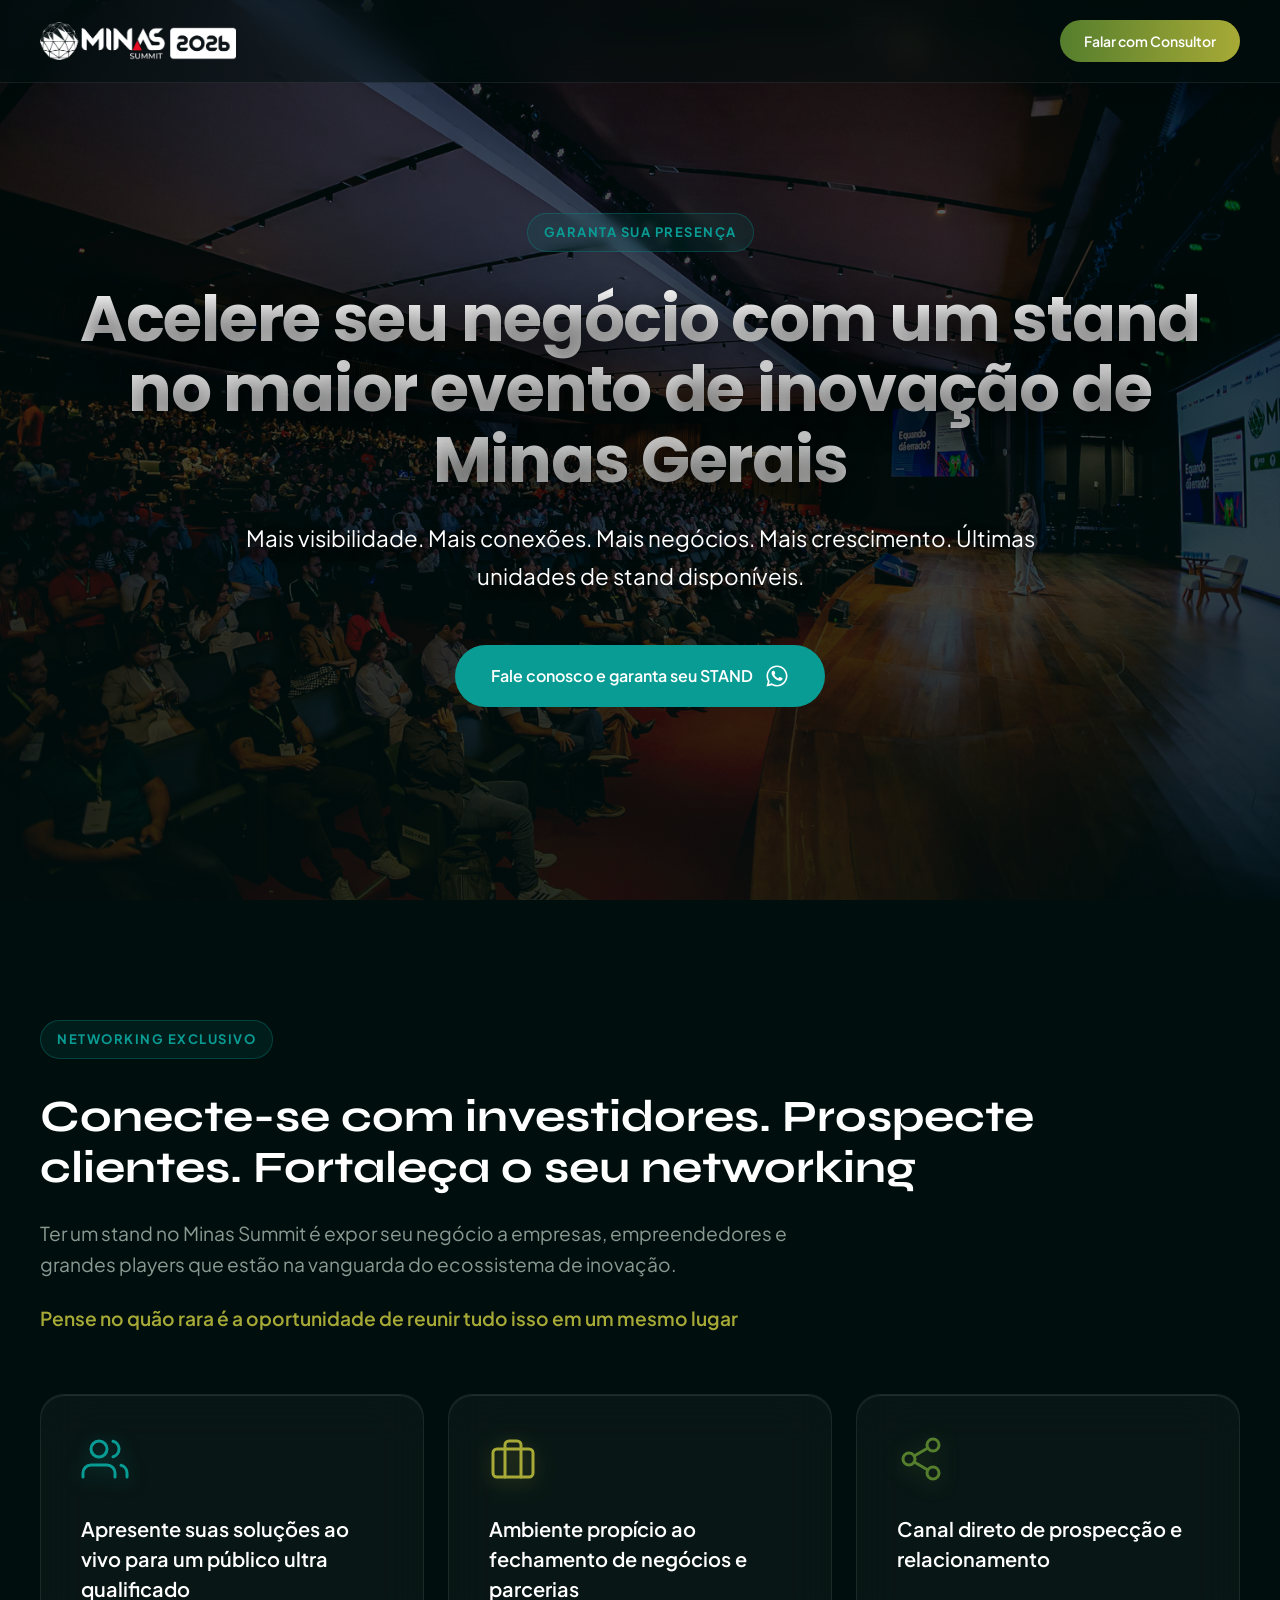
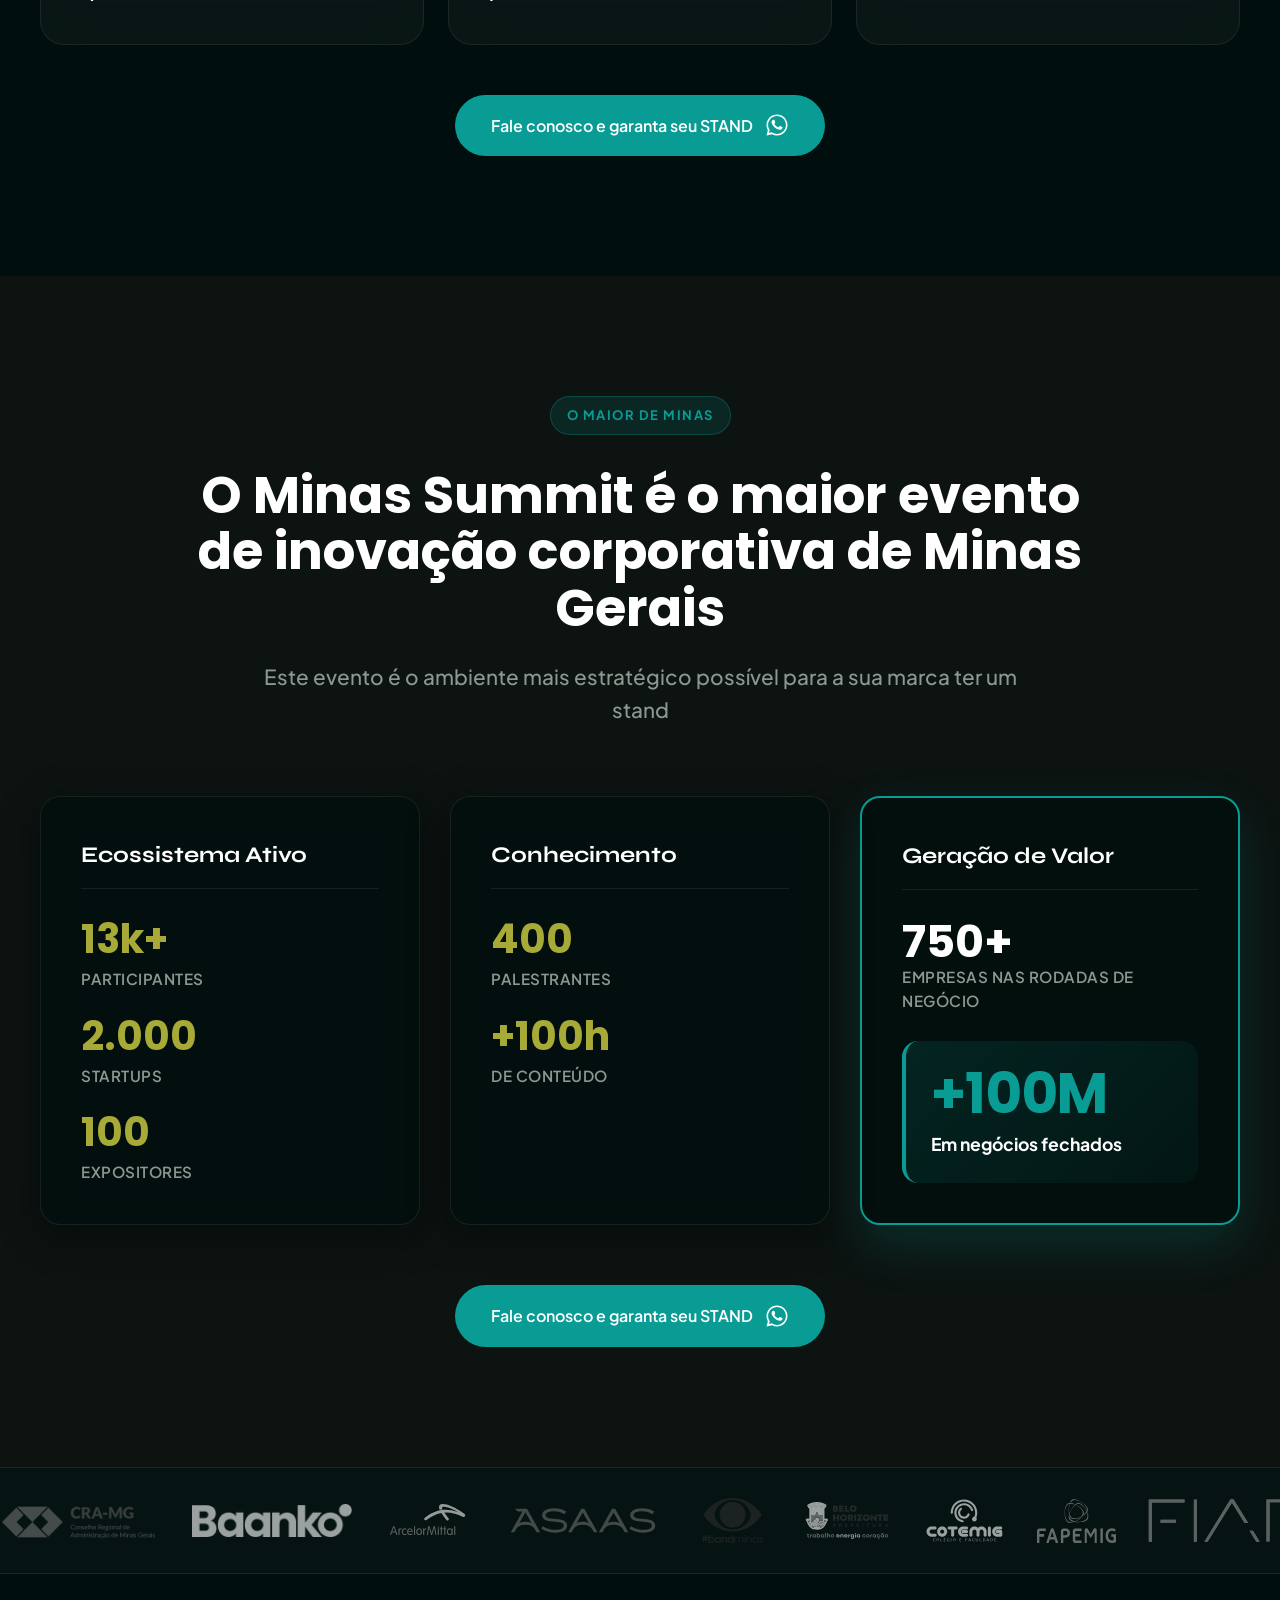
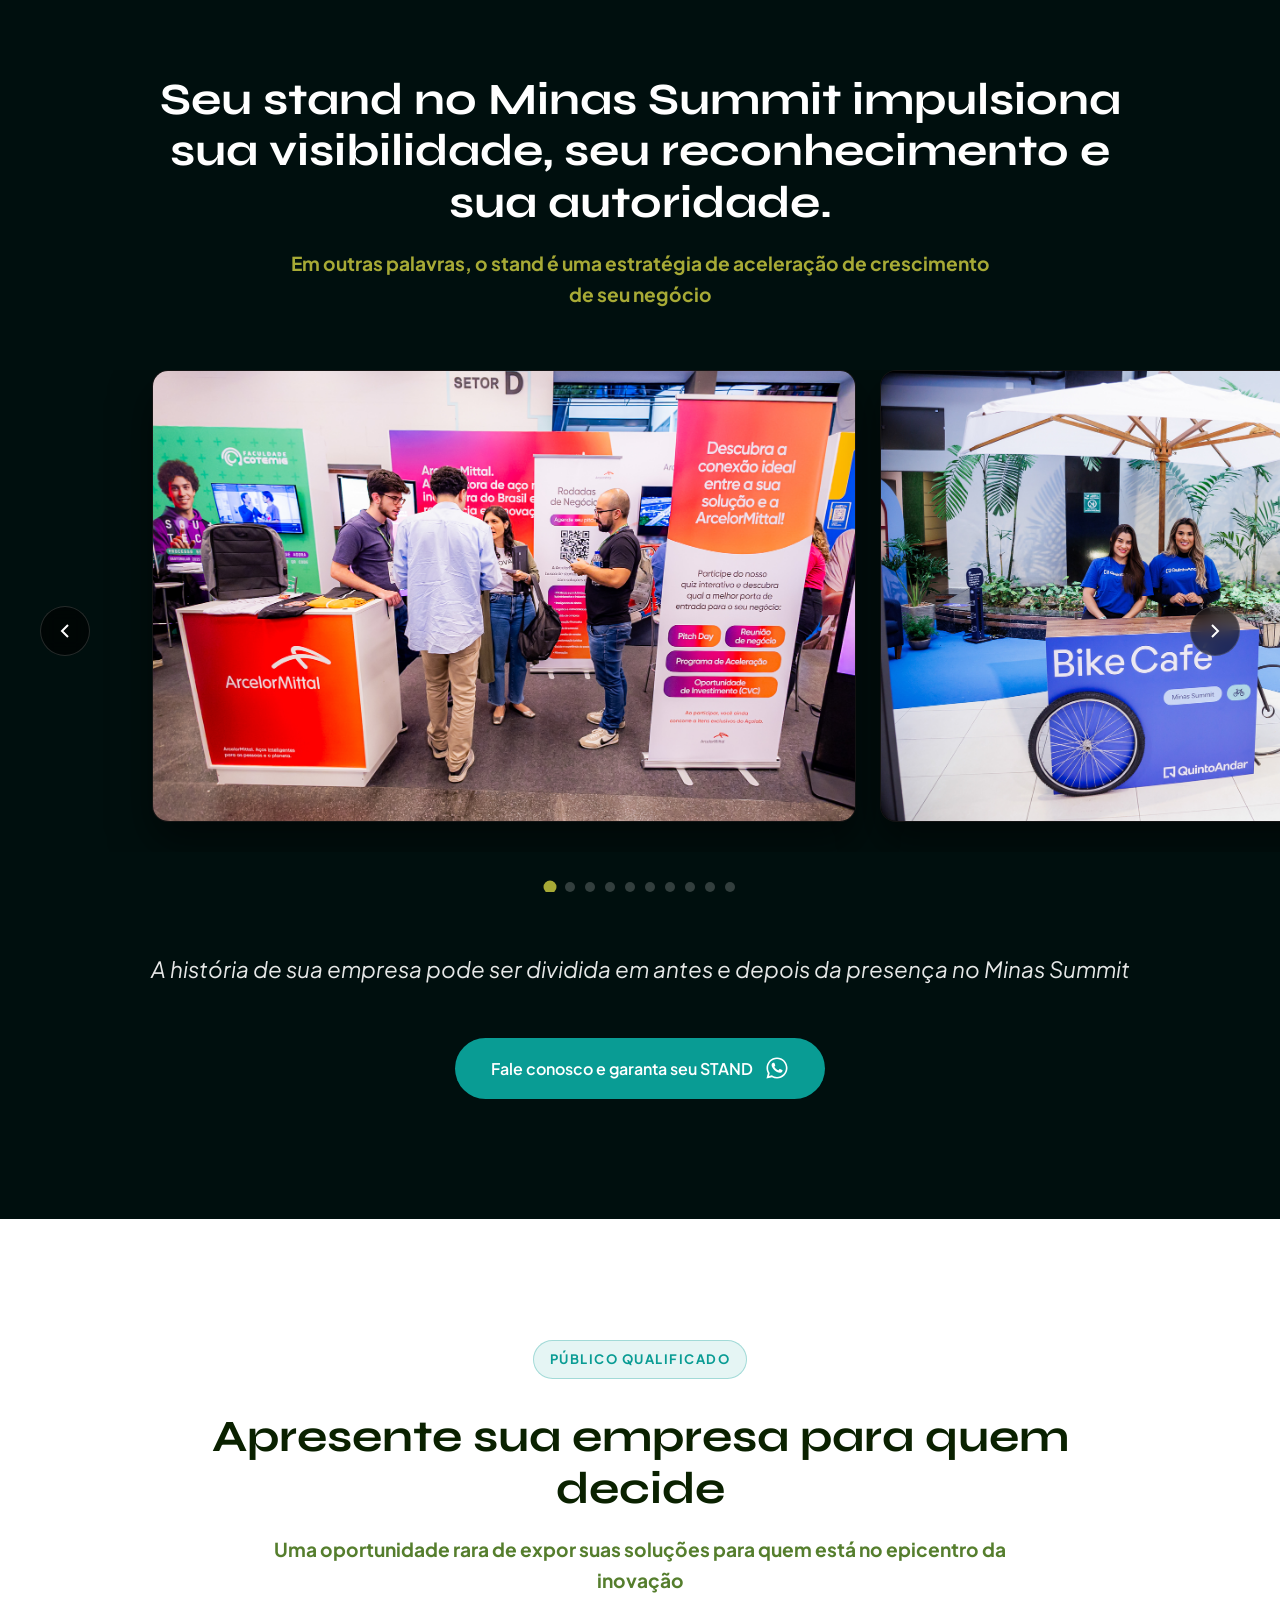
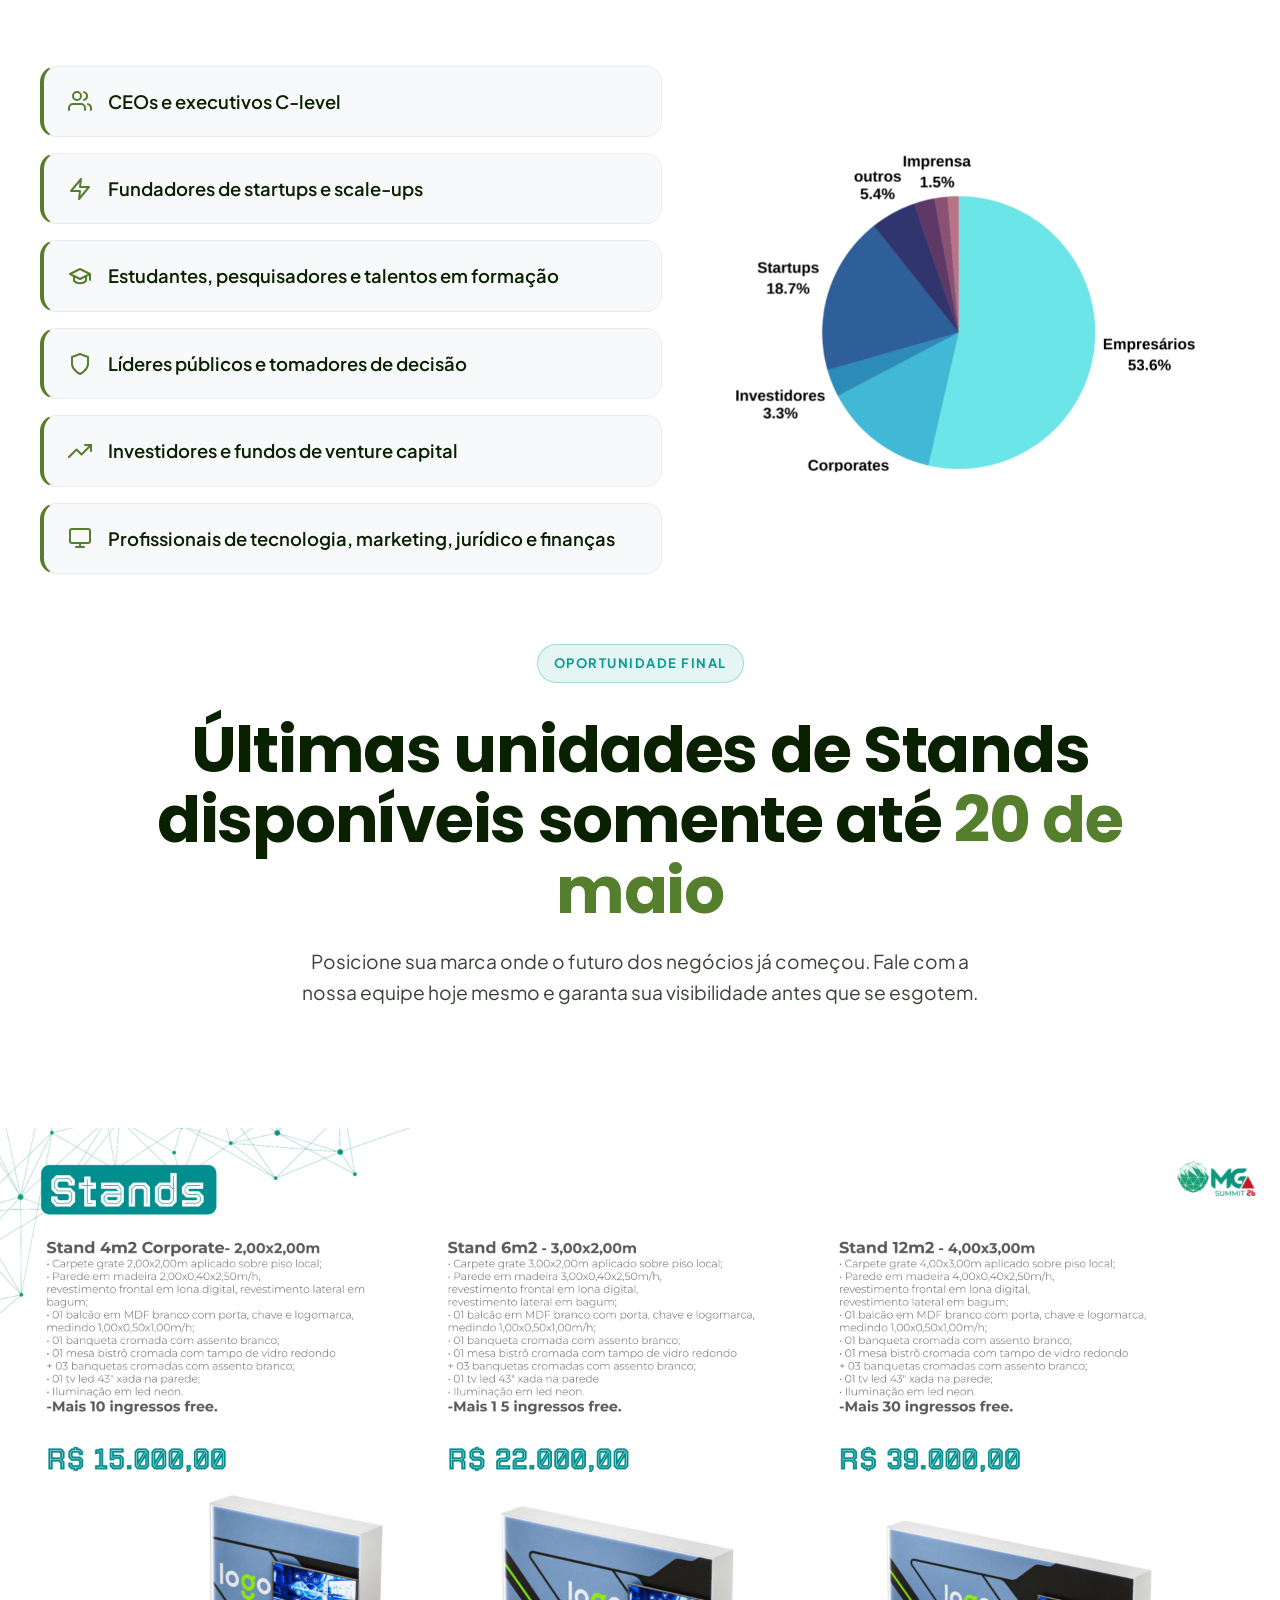
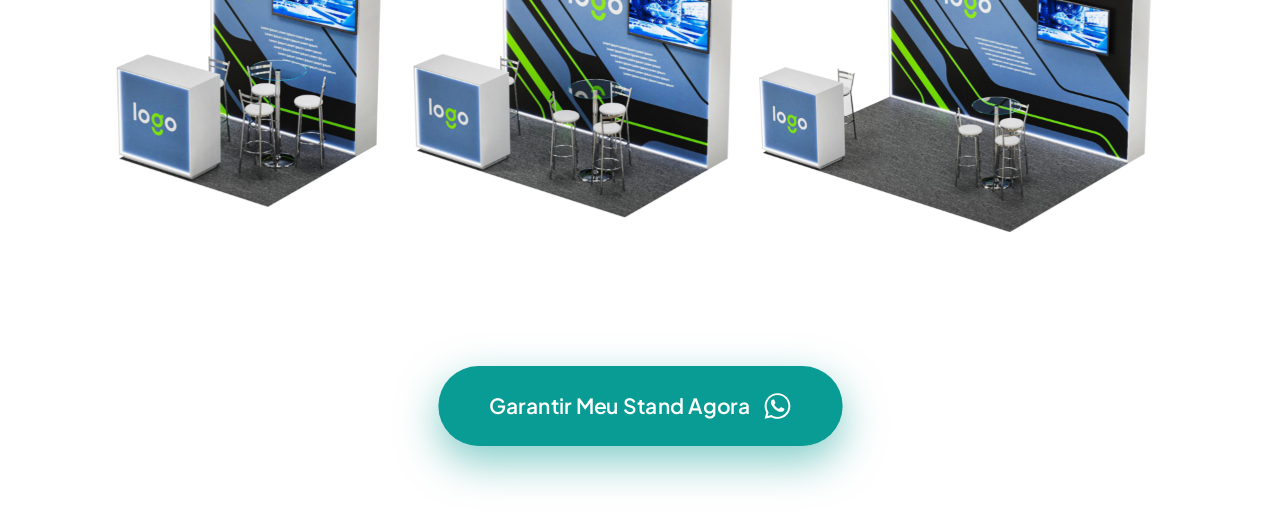
<file: index.html>
<!DOCTYPE html>
<html lang="pt-BR" style="scroll-behavior: smooth;">

<head>
    <!-- Google Tag Manager -->
    <script>(function(w,d,s,l,i){w[l]=w[l]||[];w[l].push({'gtm.start':
    new Date().getTime(),event:'gtm.js'});var f=d.getElementsByTagName(s)[0],
    j=d.createElement(s),dl=l!='dataLayer'?'&l='+l:'';j.async=true;j.src=
    'https://www.googletagmanager.com/gtm.js?id='+i+dl;f.parentNode.insertBefore(j,f);
    })(window,document,'script','dataLayer','GTM-KS6CV959');</script>
    <!-- End Google Tag Manager -->

    <meta charset="UTF-8">
    <meta name="viewport" content="width=device-width, initial-scale=1.0">
    <title>Minas Summit 2026 | Garanta o seu Stand</title>

    <!-- Google Fonts -->
    <link rel="preconnect" href="https://fonts.googleapis.com">
    <link rel="preconnect" href="https://fonts.gstatic.com" crossorigin>
    <link
        href="https://fonts.googleapis.com/css2?family=Plus+Jakarta+Sans:wght@300;400;500;600;700&family=Syne:wght@400;500;600;700;800&family=Poppins:wght@700&display=swap"
        rel="stylesheet">

    <!-- Styles -->
    <link rel="stylesheet" href="css/styles.css">
</head>

<body>
    <!-- Google Tag Manager (noscript) -->
    <noscript><iframe src="https://www.googletagmanager.com/ns.html?id=GTM-KS6CV959"
    height="0" width="0" style="display:none;visibility:hidden"></iframe></noscript>
    <!-- End Google Tag Manager (noscript) -->


    <!-- Magic Cursor Light -->
    <div class="cursor-light" id="cursorLight"></div>

    <!-- Navigation -->
    <nav class="navbar">
        <a href="#" class="nav-logo">
            <img src="assets/img/logo branca.png" alt="Minas Summit">
        </a>
        <a href="https://wa.me/5531997337717" target="_blank" class="nav-btn">Falar com Consultor</a>
    </nav>

    <!-- Hero Section -->
    <section class="hero" id="home">
        <div class="hero-bg"></div>
        <div class="hero-overlay"></div>

        <div class="container">
            <span class="badge">Garanta sua presença</span>
            <h1 class="title-xl">Acelere seu negócio com um stand no maior evento de inovação de Minas Gerais</h1>
            <h2 class="hero-desc">Mais visibilidade. Mais conexões. Mais negócios. Mais crescimento. Últimas unidades de
                stand disponíveis.</h2>

            <div style="margin-top: 10px;">
                <a href="https://wa.me/5531997337717" target="_blank" class="btn-aqua-solid">
                    Fale conosco e garanta seu STAND
                    <svg width="24" height="24" viewBox="0 0 32 32" fill="currentColor"
                        xmlns="http://www.w3.org/2000/svg">
                        <path fill-rule="evenodd" clip-rule="evenodd"
                            d="M16 30C23.732 30 30 23.732 30 16C30 8.26801 23.732 2 16 2C8.26801 2 2 8.26801 2 16C2 18.5109 2.661 20.8674 3.81847 22.905L2 30L9.31486 28.3038C11.3014 29.3854 13.5789 30 16 30ZM16 27.8462C22.5425 27.8462 27.8462 22.5425 27.8462 16C27.8462 9.45755 22.5425 4.15385 16 4.15385C9.45755 4.15385 4.15385 9.45755 4.15385 16C4.15385 18.5261 4.9445 20.8675 6.29184 22.7902L5.23077 26.7692L9.27993 25.7569C11.1894 27.0746 13.5046 27.8462 16 27.8462Z" />
                        <path
                            d="M12.5 9.49989C12.1672 8.83131 11.6565 8.8905 11.1407 8.8905C10.2188 8.8905 8.78125 9.99478 8.78125 12.05C8.78125 13.7343 9.52345 15.578 12.0244 18.3361C14.438 20.9979 17.6094 22.3748 20.2422 22.3279C22.875 22.2811 23.4167 20.0154 23.4167 19.2503C23.4167 18.9112 23.2062 18.742 23.0613 18.696C22.1641 18.2654 20.5093 17.4631 20.1328 17.3124C19.7563 17.1617 19.5597 17.3656 19.4375 17.4765C19.0961 17.8018 18.4193 18.7608 18.1875 18.9765C17.9558 19.1922 17.6103 19.083 17.4665 19.0015C16.9374 18.7892 15.5029 18.1511 14.3595 17.0426C12.9453 15.6718 12.8623 15.2001 12.5959 14.7803C12.3828 14.4444 12.5392 14.2384 12.6172 14.1483C12.9219 13.7968 13.3426 13.254 13.5313 12.9843C13.7199 12.7145 13.5702 12.305 13.4803 12.05C13.0938 10.953 12.7663 10.0347 12.5 9.49989Z" />
                    </svg>
                </a>
            </div>
        </div>
    </section>

    <!-- Seção de Networking -->
    <section id="networking">
        <div class="container">
            <span class="badge">Networking Exclusivo</span>
            <h2 class="title-md">Conecte-se com investidores. Prospecte clientes. Fortaleça o seu networking</h2>

            <p class="subtitle" style="margin-bottom: 24px;">Ter um stand no Minas Summit é expor seu negócio a
                empresas, empreendedores e grandes players que estão na vanguarda do ecossistema de inovação.</p>
            <p class="subtitle" style="color: var(--ms-green-light); font-weight: 600;">Pense no quão rara é a
                oportunidade de reunir tudo isso em um mesmo lugar</p>

            <div class="bento-grid">
                <!-- Card 1 -->
                <div class="bento-item glass-panel">
                    <div style="margin-bottom: 24px;">
                        <svg width="48" height="48" viewBox="0 0 24 24" fill="none" stroke="var(--ms-red)"
                            stroke-width="1.5" stroke-linecap="round" stroke-linejoin="round"
                            style="filter: drop-shadow(0 4px 10px rgba(9,156,148,0.4));">
                            <path d="M17 21v-2a4 4 0 0 0-4-4H5a4 4 0 0 0-4 4v2" />
                            <circle cx="9" cy="7" r="4" />
                            <path d="M23 21v-2a4 4 0 0 0-3-3.87" />
                            <path d="M16 3.13a4 4 0 0 1 0 7.75" />
                        </svg>
                    </div>
                    <h3
                        style="font-family: var(--font-body); font-size: 1.25rem; color: var(--ms-white); line-height: 1.5; font-weight: 600;">
                        Apresente suas soluções ao vivo para um público ultra qualificado</h3>
                </div>

                <!-- Card 2 -->
                <div class="bento-item glass-panel" style="transition-delay: 0.1s;">
                    <div style="margin-bottom: 24px;">
                        <svg width="48" height="48" viewBox="0 0 24 24" fill="none" stroke="var(--ms-green-light)"
                            stroke-width="1.5" stroke-linecap="round" stroke-linejoin="round"
                            style="filter: drop-shadow(0 4px 10px rgba(167,170,54,0.4));">
                            <rect x="2" y="7" width="20" height="14" rx="2" ry="2" />
                            <path d="M16 21V5a2 2 0 0 0-2-2h-4a2 2 0 0 0-2 2v16" />
                        </svg>
                    </div>
                    <h3
                        style="font-family: var(--font-body); font-size: 1.25rem; color: var(--ms-white); line-height: 1.5; font-weight: 600;">
                        Ambiente propício ao fechamento de negócios e parcerias</h3>
                </div>

                <!-- Card 3 -->
                <div class="bento-item glass-panel" style="transition-delay: 0.2s;">
                    <div style="margin-bottom: 24px;">
                        <svg width="48" height="48" viewBox="0 0 24 24" fill="none" stroke="var(--ms-green-mid)"
                            stroke-width="1.5" stroke-linecap="round" stroke-linejoin="round"
                            style="filter: drop-shadow(0 4px 10px rgba(85,126,45,0.4));">
                            <circle cx="18" cy="5" r="3" />
                            <circle cx="6" cy="12" r="3" />
                            <circle cx="18" cy="19" r="3" />
                            <line x1="8.59" y1="13.51" x2="15.42" y2="17.49" />
                            <line x1="15.41" y1="6.51" x2="8.59" y2="10.49" />
                        </svg>
                    </div>
                    <h3
                        style="font-family: var(--font-body); font-size: 1.25rem; color: var(--ms-white); line-height: 1.5; font-weight: 600;">
                        Canal direto de prospecção e relacionamento</h3>
                </div>
            </div>

            <div style="margin-top: 50px; text-align: center;">
                <a href="https://wa.me/5531997337717" target="_blank" class="btn-aqua-solid">
                    Fale conosco e garanta seu STAND
                    <svg width="24" height="24" viewBox="0 0 32 32" fill="currentColor"
                        xmlns="http://www.w3.org/2000/svg">
                        <path fill-rule="evenodd" clip-rule="evenodd"
                            d="M16 30C23.732 30 30 23.732 30 16C30 8.26801 23.732 2 16 2C8.26801 2 2 8.26801 2 16C2 18.5109 2.661 20.8674 3.81847 22.905L2 30L9.31486 28.3038C11.3014 29.3854 13.5789 30 16 30ZM16 27.8462C22.5425 27.8462 27.8462 22.5425 27.8462 16C27.8462 9.45755 22.5425 4.15385 16 4.15385C9.45755 4.15385 4.15385 9.45755 4.15385 16C4.15385 18.5261 4.9445 20.8675 6.29184 22.7902L5.23077 26.7692L9.27993 25.7569C11.1894 27.0746 13.5046 27.8462 16 27.8462Z" />
                        <path
                            d="M12.5 9.49989C12.1672 8.83131 11.6565 8.8905 11.1407 8.8905C10.2188 8.8905 8.78125 9.99478 8.78125 12.05C8.78125 13.7343 9.52345 15.578 12.0244 18.3361C14.438 20.9979 17.6094 22.3748 20.2422 22.3279C22.875 22.2811 23.4167 20.0154 23.4167 19.2503C23.4167 18.9112 23.2062 18.742 23.0613 18.696C22.1641 18.2654 20.5093 17.4631 20.1328 17.3124C19.7563 17.1617 19.5597 17.3656 19.4375 17.4765C19.0961 17.8018 18.4193 18.7608 18.1875 18.9765C17.9558 19.1922 17.6103 19.083 17.4665 19.0015C16.9374 18.7892 15.5029 18.1511 14.3595 17.0426C12.9453 15.6718 12.8623 15.2001 12.5959 14.7803C12.3828 14.4444 12.5392 14.2384 12.6172 14.1483C12.9219 13.7968 13.3426 13.254 13.5313 12.9843C13.7199 12.7145 13.5702 12.305 13.4803 12.05C13.0938 10.953 12.7663 10.0347 12.5 9.49989Z" />
                    </svg>
                </a>
            </div>
        </div>
    </section>

    <!-- Seção O Grande Evento (Parallax) -->
    <section id="evento"
        style="position: relative; background-image: url('assets/img/stand-1.jpeg'); background-attachment: fixed; background-size: cover; background-position: center; padding: 120px 0;">
        <div
            style="position: absolute; top:0; left:0; width:100%; height:100%; background: rgba(15, 20, 18, 0.85); z-index: 1;">
        </div>

        <div class="container" style="position: relative; z-index: 2;">
            <div style="text-align: center; margin-bottom: 70px;">
                <span class="badge"
                    style="background: rgba(9, 156, 148, 0.15); border-color: rgba(9, 156, 148, 0.3); color: var(--ms-red);">O
                    Maior de Minas</span>
                <h1
                    style="font-family: var(--font-display); font-size: clamp(2.5rem, 4vw, 3.5rem); font-weight: 700; color: var(--ms-white); margin-bottom: 24px; max-width: 900px; margin-left: auto; margin-right: auto; line-height: 1.1;">
                    O Minas Summit é o maior evento de inovação corporativa de Minas Gerais</h1>
                <h2
                    style="font-size: clamp(1.1rem, 2vw, 1.3rem); color: var(--text-muted); max-width: 800px; margin: 0 auto; line-height: 1.6; font-weight: 500;">
                    Este evento é o ambiente mais estratégico possível para a sua marca ter um stand</h2>
            </div>

            <div class="cards-grid-3">
                <!-- Card 1: Ecossistema -->
                <div style="background: rgba(0, 15, 14, 0.7); backdrop-filter: blur(16px); -webkit-backdrop-filter: blur(16px); border: 1px solid rgba(255,255,255,0.08); border-radius: 20px; padding: 40px; box-shadow: 0 10px 40px rgba(0,0,0,0.4); transition: transform 0.3s;"
                    onmouseover="this.style.transform='translateY(-5px)'"
                    onmouseout="this.style.transform='translateY(0)'">
                    <h3
                        style="font-family: var(--font-heading); font-size: 1.4rem; color: var(--ms-white); margin-bottom: 30px; padding-bottom: 15px; border-bottom: 1px solid rgba(255,255,255,0.08);">
                        Ecossistema Ativo</h3>
                    <div style="display: flex; flex-direction: column; gap: 24px;">
                        <div>
                            <div class="stat-number">13k+</div>
                            <div class="stat-label">Participantes</div>
                        </div>
                        <div>
                            <div class="stat-number">2.000</div>
                            <div class="stat-label">Startups</div>
                        </div>
                        <div>
                            <div class="stat-number">100</div>
                            <div class="stat-label">Expositores</div>
                        </div>
                    </div>
                </div>

                <!-- Card 2: Conteúdo -->
                <div style="background: rgba(0, 15, 14, 0.7); backdrop-filter: blur(16px); -webkit-backdrop-filter: blur(16px); border: 1px solid rgba(255,255,255,0.08); border-radius: 20px; padding: 40px; box-shadow: 0 10px 40px rgba(0,0,0,0.4); transition: transform 0.3s;"
                    onmouseover="this.style.transform='translateY(-5px)'"
                    onmouseout="this.style.transform='translateY(0)'">
                    <h3
                        style="font-family: var(--font-heading); font-size: 1.4rem; color: var(--ms-white); margin-bottom: 30px; padding-bottom: 15px; border-bottom: 1px solid rgba(255,255,255,0.08);">
                        Conhecimento</h3>
                    <div style="display: flex; flex-direction: column; gap: 24px;">
                        <div>
                            <div class="stat-number">400</div>
                            <div class="stat-label">Palestrantes</div>
                        </div>
                        <div>
                            <div class="stat-number">+100h</div>
                            <div class="stat-label">De conteúdo</div>
                        </div>
                    </div>
                </div>

                <!-- Card 3: Resultados -->
                <div style="background: rgba(0, 15, 14, 0.85); border: 2px solid var(--ms-red); border-radius: 20px; padding: 40px; box-shadow: 0 20px 50px rgba(9, 156, 148, 0.2); transition: transform 0.3s; display: flex; flex-direction: column;"
                    onmouseover="this.style.transform='translateY(-5px)'"
                    onmouseout="this.style.transform='translateY(0)'">
                    <h3
                        style="font-family: var(--font-heading); font-size: 1.4rem; color: var(--ms-white); margin-bottom: 30px; padding-bottom: 15px; border-bottom: 1px solid rgba(255,255,255,0.08);">
                        Geração de Valor</h3>
                    <div style="display: flex; flex-direction: column; gap: 24px; flex-grow: 1;">
                        <div>
                            <div
                                style="font-family: var(--font-display); font-size: 2.8rem; font-weight: 700; color: var(--ms-white); line-height: 1;">
                                750+</div>
                            <div class="stat-label">Empresas nas rodadas de negócio</div>
                        </div>
                        <div
                            style="margin-top: auto; background: linear-gradient(135deg, rgba(9, 156, 148, 0.15) 0%, rgba(9, 156, 148, 0.05) 100%); padding: 25px; border-radius: 16px; border-left: 4px solid var(--ms-red);">
                            <div
                                style="font-family: var(--font-display); font-size: 3.5rem; font-weight: 700; color: var(--ms-red); line-height: 1; letter-spacing: -1px;">
                                +100M</div>
                            <div style="font-size: 1.1rem; font-weight: 700; color: var(--ms-white); margin-top: 8px;">
                                Em negócios fechados</div>
                        </div>
                    </div>
                </div>
            </div>

            <div style="margin-top: 60px; text-align: center;">
                <a href="https://wa.me/5531997337717" target="_blank" class="btn-aqua-solid">
                    Fale conosco e garanta seu STAND
                    <svg width="24" height="24" viewBox="0 0 32 32" fill="currentColor"
                        xmlns="http://www.w3.org/2000/svg">
                        <path fill-rule="evenodd" clip-rule="evenodd"
                            d="M16 30C23.732 30 30 23.732 30 16C30 8.26801 23.732 2 16 2C8.26801 2 2 8.26801 2 16C2 18.5109 2.661 20.8674 3.81847 22.905L2 30L9.31486 28.3038C11.3014 29.3854 13.5789 30 16 30ZM16 27.8462C22.5425 27.8462 27.8462 22.5425 27.8462 16C27.8462 9.45755 22.5425 4.15385 16 4.15385C9.45755 4.15385 4.15385 9.45755 4.15385 16C4.15385 18.5261 4.9445 20.8675 6.29184 22.7902L5.23077 26.7692L9.27993 25.7569C11.1894 27.0746 13.5046 27.8462 16 27.8462Z" />
                        <path
                            d="M12.5 9.49989C12.1672 8.83131 11.6565 8.8905 11.1407 8.8905C10.2188 8.8905 8.78125 9.99478 8.78125 12.05C8.78125 13.7343 9.52345 15.578 12.0244 18.3361C14.438 20.9979 17.6094 22.3748 20.2422 22.3279C22.875 22.2811 23.4167 20.0154 23.4167 19.2503C23.4167 18.9112 23.2062 18.742 23.0613 18.696C22.1641 18.2654 20.5093 17.4631 20.1328 17.3124C19.7563 17.1617 19.5597 17.3656 19.4375 17.4765C19.0961 17.8018 18.4193 18.7608 18.1875 18.9765C17.9558 19.1922 17.6103 19.083 17.4665 19.0015C16.9374 18.7892 15.5029 18.1511 14.3595 17.0426C12.9453 15.6718 12.8623 15.2001 12.5959 14.7803C12.3828 14.4444 12.5392 14.2384 12.6172 14.1483C12.9219 13.7968 13.3426 13.254 13.5313 12.9843C13.7199 12.7145 13.5702 12.305 13.4803 12.05C13.0938 10.953 12.7663 10.0347 12.5 9.49989Z" />
                    </svg>
                </a>
            </div>
        </div>
    </section>

    <!-- Seção Benefícios & Galeria de Stands -->
    <section id="autoridade" style="padding-top: 0; padding-bottom: 120px;">
        <div class="marquee-track">
            <div class="marquee-content">
                <img src="assets/img/logos/CRAMG.png" alt="CRAMG" class="logo-item">
                <img src="assets/img/logos/Group-214.png" alt="Group 214" class="logo-item invert">
                <img src="assets/img/logos/arcelormittal-logo.svg" alt="ArcelorMittal" class="logo-item">
                <img src="assets/img/logos/asaas.svg" alt="Asaas" class="logo-item">
                <img src="assets/img/logos/band-minas-v2.webp" alt="Band Minas" class="logo-item">
                <img src="assets/img/logos/bh-prefeitur.svg" alt="BH Prefeitura" class="logo-item">
                <img src="assets/img/logos/colegio-cotemig.svg" alt="Colegio Cotemig" class="logo-item">
                <img src="assets/img/logos/fapemig.svg" alt="Fapemig" class="logo-item">
                <img src="assets/img/logos/fiap.svg" alt="Fiap" class="logo-item">
                <img src="assets/img/logos/flash.svg" alt="Flash" class="logo-item">
                <img src="assets/img/logos/grant-thornton.webp" alt="Grant Thornton" class="logo-item invert">
                <img src="assets/img/logos/ibmec.svg" alt="Ibmec" class="logo-item">
                <img src="assets/img/logos/logo-amm.webp" alt="Logo AMM" class="logo-item">
                <img src="assets/img/logos/logo-framework-mobile.svg" alt="Framework Mobile" class="logo-item">
                <img src="assets/img/logos/logo-yazo.webp" alt="Logo Yazo" class="logo-item">
                <img src="assets/img/logos/logo_banco_mercantil.svg" alt="Banco Mercantil" class="logo-item">
                <img src="assets/img/logos/logo_governo-de-minas_horizontal_rgb_negativa_2025_0.png.webp" alt="Governo de Minas" class="logo-item invert">
                <img src="assets/img/logos/mmf-advogados.svg" alt="MMF Advogados" class="logo-item">
                <img src="assets/img/logos/pbh-ativos.png" alt="PBH Ativos" class="logo-item invert">
                <img src="assets/img/logos/quintoandar.svg" alt="QuintoAndar" class="logo-item invert">
                <img src="assets/img/logos/sap.svg" alt="SAP" class="logo-item">
                <img src="assets/img/logos/tial-logo.svg" alt="Tial" class="logo-item">
                <img src="assets/img/logos/totvs.svg" alt="Totvs" class="logo-item">
                <img src="assets/img/logos/v4.svg" alt="V4" class="logo-item">
            </div>
            <div class="marquee-content" aria-hidden="true">
                <img src="assets/img/logos/CRAMG.png" alt="CRAMG" class="logo-item">
                <img src="assets/img/logos/Group-214.png" alt="Group 214" class="logo-item invert">
                <img src="assets/img/logos/arcelormittal-logo.svg" alt="ArcelorMittal" class="logo-item">
                <img src="assets/img/logos/asaas.svg" alt="Asaas" class="logo-item">
                <img src="assets/img/logos/band-minas-v2.webp" alt="Band Minas" class="logo-item">
                <img src="assets/img/logos/bh-prefeitur.svg" alt="BH Prefeitura" class="logo-item">
                <img src="assets/img/logos/colegio-cotemig.svg" alt="Colegio Cotemig" class="logo-item">
                <img src="assets/img/logos/fapemig.svg" alt="Fapemig" class="logo-item">
                <img src="assets/img/logos/fiap.svg" alt="Fiap" class="logo-item">
                <img src="assets/img/logos/flash.svg" alt="Flash" class="logo-item">
                <img src="assets/img/logos/grant-thornton.webp" alt="Grant Thornton" class="logo-item invert">
                <img src="assets/img/logos/ibmec.svg" alt="Ibmec" class="logo-item">
                <img src="assets/img/logos/logo-amm.webp" alt="Logo AMM" class="logo-item">
                <img src="assets/img/logos/logo-framework-mobile.svg" alt="Framework Mobile" class="logo-item">
                <img src="assets/img/logos/logo-yazo.webp" alt="Logo Yazo" class="logo-item">
                <img src="assets/img/logos/logo_banco_mercantil.svg" alt="Banco Mercantil" class="logo-item">
                <img src="assets/img/logos/logo_governo-de-minas_horizontal_rgb_negativa_2025_0.png.webp" alt="Governo de Minas" class="logo-item invert">
                <img src="assets/img/logos/mmf-advogados.svg" alt="MMF Advogados" class="logo-item">
                <img src="assets/img/logos/pbh-ativos.png" alt="PBH Ativos" class="logo-item invert">
                <img src="assets/img/logos/quintoandar.svg" alt="QuintoAndar" class="logo-item invert">
                <img src="assets/img/logos/sap.svg" alt="SAP" class="logo-item">
                <img src="assets/img/logos/tial-logo.svg" alt="Tial" class="logo-item">
                <img src="assets/img/logos/totvs.svg" alt="Totvs" class="logo-item">
                <img src="assets/img/logos/v4.svg" alt="V4" class="logo-item">
            </div>
        </div>

        <div class="container" style="text-align: center; margin-top: 100px;">
            <h1 class="title-md" style="font-size: clamp(2rem, 3.5vw, 3rem); max-width: 1000px; margin: 0 auto 20px;">
                Seu stand no Minas Summit impulsiona sua visibilidade, seu reconhecimento e sua&nbsp;autoridade.
            </h1>
            <h2 class="subtitle" style="margin: 0 auto; max-width: 700px; color: var(--ms-green-light);">
                Em outras palavras, o stand é uma estratégia de aceleração de crescimento de seu negócio
            </h2>
        </div>

        <div class="stand-carousel-wrapper">
            <div class="slider-controls">
                <button class="control-btn" id="prevSlide">
                    <svg width="24" height="24" fill="none" stroke="currentColor" stroke-width="2" viewBox="0 0 24 24">
                        <path d="M15 18l-6-6 6-6" />
                    </svg>
                </button>
                <button class="control-btn" id="nextSlide">
                    <svg width="24" height="24" fill="none" stroke="currentColor" stroke-width="2" viewBox="0 0 24 24">
                        <path d="M9 18l6-6-6-6" />
                    </svg>
                </button>
            </div>
            <div class="stand-carousel">
                <div style="flex: 0 0 10vw; min-width: 10px;"></div>
                <div class="stand-slide"><img src="assets/img/stands/stand-acelor.jpg" alt="Acelor no Minas Summit">
                </div>
                <div class="stand-slide"><img src="assets/img/stands/stand-bikecafe.jpg" alt="BikeCafe Stand"></div>
                <div class="stand-slide"><img src="assets/img/stands/stand-casas.jpg" alt="Casas Stand"></div>
                <div class="stand-slide"><img src="assets/img/stands/stand-fredzak.jpg" alt="Fredzak Stand"></div>
                <div class="stand-slide"><img src="assets/img/stands/stand-grant.jpg" alt="Grant Stand"></div>
                <div class="stand-slide"><img src="assets/img/stands/stand-hole.jpg" alt="Hole Stand"></div>
                <div class="stand-slide"><img src="assets/img/stands/stand-mercantil.jpg" alt="Banco Mercantil Stand">
                </div>
                <div class="stand-slide"><img src="assets/img/stands/stand-quintoandar.jpg" alt="QuintoAndar Stand">
                </div>
                <div class="stand-slide"><img src="assets/img/stands/stand-tial.jpg" alt="Tial Stand"></div>
                <div class="stand-slide"><img src="assets/img/stands/stand-triplo.jpg" alt="Triplo Stand"></div>
                <div style="flex: 0 0 10vw; min-width: 10px;"></div>
            </div>
            <div class="slider-dots" id="carouselDots"></div>
        </div>

        <div class="container" style="text-align: center;">
            <h3
                style="font-family: var(--font-body); font-size: clamp(1.2rem, 2vw, 1.4rem); color: var(--ms-white); font-weight: 400; font-style: italic; opacity: 0.9; margin-bottom: 50px;">
                A história de sua empresa pode ser dividida em antes e depois da presença no Minas Summit
            </h3>
            <div style="margin-top: 10px;">
                <a href="https://wa.me/5531997337717" target="_blank" class="btn-aqua-solid">
                    Fale conosco e garanta seu STAND
                    <svg width="24" height="24" viewBox="0 0 32 32" fill="currentColor"
                        xmlns="http://www.w3.org/2000/svg">
                        <path fill-rule="evenodd" clip-rule="evenodd"
                            d="M16 30C23.732 30 30 23.732 30 16C30 8.26801 23.732 2 16 2C8.26801 2 2 8.26801 2 16C2 18.5109 2.661 20.8674 3.81847 22.905L2 30L9.31486 28.3038C11.3014 29.3854 13.5789 30 16 30ZM16 27.8462C22.5425 27.8462 27.8462 22.5425 27.8462 16C27.8462 9.45755 22.5425 4.15385 16 4.15385C9.45755 4.15385 4.15385 9.45755 4.15385 16C4.15385 18.5261 4.9445 20.8675 6.29184 22.7902L5.23077 26.7692L9.27993 25.7569C11.1894 27.0746 13.5046 27.8462 16 27.8462Z" />
                        <path
                            d="M12.5 9.49989C12.1672 8.83131 11.6565 8.8905 11.1407 8.8905C10.2188 8.8905 8.78125 9.99478 8.78125 12.05C8.78125 13.7343 9.52345 15.578 12.0244 18.3361C14.438 20.9979 17.6094 22.3748 20.2422 22.3279C22.875 22.2811 23.4167 20.0154 23.4167 19.2503C23.4167 18.9112 23.2062 18.742 23.0613 18.696C22.1641 18.2654 20.5093 17.4631 20.1328 17.3124C19.7563 17.1617 19.5597 17.3656 19.4375 17.4765C19.0961 17.8018 18.4193 18.7608 18.1875 18.9765C17.9558 19.1922 17.6103 19.083 17.4665 19.0015C16.9374 18.7892 15.5029 18.1511 14.3595 17.0426C12.9453 15.6718 12.8623 15.2001 12.5959 14.7803C12.3828 14.4444 12.5392 14.2384 12.6172 14.1483C12.9219 13.7968 13.3426 13.254 13.5313 12.9843C13.7199 12.7145 13.5702 12.305 13.4803 12.05C13.0938 10.953 12.7663 10.0347 12.5 9.49989Z" />
                    </svg>
                </a>
            </div>
        </div>
    </section>

    <!-- Seção de Público Qualificado -->
    <section id="publico"
        style="background: var(--ms-white); border-top: 1px solid var(--border-glass); padding-top: 120px; padding-bottom: 30px;">
        <div class="container">
            <div style="text-align: center; margin-bottom: 70px;">
                <span class="badge"
                    style="background: rgba(9, 156, 148, 0.1); border-color: rgba(9, 156, 148, 0.3); color: var(--ms-red);">Público
                    Qualificado</span>
                <h1 class="title-md"
                    style="color: var(--ms-dark); font-size: clamp(2rem, 3.5vw, 3.2rem); max-width: 900px; margin: 0 auto 20px;">
                    Apresente sua empresa para quem decide
                </h1>
                <h2 class="subtitle" style="margin: 0 auto; max-width: 800px; color: var(--ms-green-mid);">
                    Uma oportunidade rara de expor suas soluções para quem está no epicentro da inovação
                </h2>
            </div>

            <div class="publico-grid">
                <!-- Coluna Esquerda: Lista de Públicos -->
                <div style="display: flex; flex-direction: column; gap: 16px;">
                    <div class="publico-item">
                        <svg width="24" height="24" fill="none" stroke="currentColor" stroke-width="2"
                            stroke-linecap="round" stroke-linejoin="round">
                            <path d="M17 21v-2a4 4 0 0 0-4-4H5a4 4 0 0 0-4 4v2"></path>
                            <circle cx="9" cy="7" r="4"></circle>
                            <path d="M23 21v-2a4 4 0 0 0-3-3.87"></path>
                            <path d="M16 3.13a4 4 0 0 1 0 7.75"></path>
                        </svg>
                        <h3
                            style="font-family: var(--font-body); font-size: 1.15rem; color: var(--ms-dark); font-weight: 600;">
                            CEOs e executivos C-level</h3>
                    </div>
                    <div class="publico-item">
                        <svg width="24" height="24" fill="none" stroke="currentColor" stroke-width="2"
                            stroke-linecap="round" stroke-linejoin="round">
                            <path d="M13 2L3 14h9l-1 8 10-12h-9l1-8z"></path>
                        </svg>
                        <h3
                            style="font-family: var(--font-body); font-size: 1.15rem; color: var(--ms-dark); font-weight: 600;">
                            Fundadores de startups e scale-ups</h3>
                    </div>
                    <div class="publico-item">
                        <svg width="24" height="24" fill="none" stroke="currentColor" stroke-width="2"
                            stroke-linecap="round" stroke-linejoin="round">
                            <path d="M22 10v6M2 10l10-5 10 5-10 5z"></path>
                            <path d="M6 12v5c3 3 9 3 12 0v-5"></path>
                        </svg>
                        <h3
                            style="font-family: var(--font-body); font-size: 1.15rem; color: var(--ms-dark); font-weight: 600;">
                            Estudantes, pesquisadores e talentos em formação</h3>
                    </div>
                    <div class="publico-item">
                        <svg width="24" height="24" fill="none" stroke="currentColor" stroke-width="2"
                            stroke-linecap="round" stroke-linejoin="round">
                            <path d="M12 22s8-4 8-10V5l-8-3-8 3v7c0 6 8 10 8 10z"></path>
                        </svg>
                        <h3
                            style="font-family: var(--font-body); font-size: 1.15rem; color: var(--ms-dark); font-weight: 600;">
                            Líderes públicos e tomadores de decisão</h3>
                    </div>
                    <div class="publico-item">
                        <svg width="24" height="24" fill="none" stroke="currentColor" stroke-width="2"
                            stroke-linecap="round" stroke-linejoin="round">
                            <polyline points="23 6 13.5 15.5 8.5 10.5 1 18"></polyline>
                            <polyline points="17 6 23 6 23 12"></polyline>
                        </svg>
                        <h3
                            style="font-family: var(--font-body); font-size: 1.15rem; color: var(--ms-dark); font-weight: 600;">
                            Investidores e fundos de venture capital</h3>
                    </div>
                    <div class="publico-item">
                        <svg width="24" height="24" fill="none" stroke="currentColor" stroke-width="2"
                            stroke-linecap="round" stroke-linejoin="round">
                            <rect x="2" y="3" width="20" height="14" rx="2" ry="2"></rect>
                            <line x1="8" y1="21" x2="16" y2="21"></line>
                            <line x1="12" y1="17" x2="12" y2="21"></line>
                        </svg>
                        <h3
                            style="font-family: var(--font-body); font-size: 1.15rem; color: var(--ms-dark); font-weight: 600;">
                            Profissionais de tecnologia, marketing, jurídico e finanças</h3>
                    </div>
                </div>

                <!-- Coluna Direita: Imagem Gráfico -->
                <div style="position: relative; display: flex; justify-content: center; width: 100%;">
                    <div style="width: 100%; display: flex; justify-content: center;">
                        <img src="assets/img/grafico-publico.png" alt="Gráfico do Público Presente no Minas Summit"
                            style="width: 100%; max-width: 800px; height: auto; display: block; mix-blend-mode: multiply; margin-left:-20px;">
                    </div>
                </div>
            </div>
        </div>
    </section>

    <!-- Final CTA Section / Última Dobra de Vendas -->
    <section id="garanta-stand" style="background: var(--ms-white); padding: 40px 0 80px; text-align: center;">
        <div class="container">
            <span class="badge"
                style="background: rgba(9, 156, 148, 0.1); border-color: rgba(9, 156, 148, 0.3); color: var(--ms-red);">Oportunidade
                Final</span>

            <h1 class="title-xl"
                style="font-size: clamp(2.5rem, 5vw, 4.5rem); max-width: 1100px; margin: 0 auto 20px; line-height: 1.1; color: var(--ms-dark); text-shadow: none; background: none; -webkit-text-fill-color: var(--ms-dark);">
                Últimas unidades de Stands disponíveis somente até <span
                    style="color: var(--ms-green-mid); -webkit-text-fill-color: var(--ms-green-mid);">20 de maio</span>
            </h1>

            <p class="subtitle"
                style="margin: 0 auto 60px; color: var(--ms-dark-alt); font-size: clamp(1.1rem, 1.5vw, 1.4rem); max-width: 700px;">
                Posicione sua marca onde o futuro dos negócios já começou. Fale com a nossa equipe hoje mesmo e garanta
                sua visibilidade antes que se esgotem.
            </p>
        </div>

        <!-- Fundo Imagem Sem Overlay -->
        <div style="width: 100%; margin: 60px 0;">
            <img src="assets/img/stand-valores.png" alt="Valores e Mapa de Stands"
                style="width: 100%; height: auto; display: block;">
        </div>

        <!-- CTA Abaixo da Imagem -->
        <div class="container" style="margin-top: 60px;">
            <a href="https://wa.me/5531997337717" target="_blank" class="btn-aqua-solid"
                style="padding: 22px 48px; font-size: 1.25rem; transform: scale(1.05); box-shadow: 0 15px 40px rgba(9, 156, 148, 0.5);">
                Garantir Meu Stand Agora
                <svg width="28" height="28" viewBox="0 0 32 32" fill="currentColor" xmlns="http://www.w3.org/2000/svg">
                    <path fill-rule="evenodd" clip-rule="evenodd"
                        d="M16 30C23.732 30 30 23.732 30 16C30 8.26801 23.732 2 16 2C8.26801 2 2 8.26801 2 16C2 18.5109 2.661 20.8674 3.81847 22.905L2 30L9.31486 28.3038C11.3014 29.3854 13.5789 30 16 30ZM16 27.8462C22.5425 27.8462 27.8462 22.5425 27.8462 16C27.8462 9.45755 22.5425 4.15385 16 4.15385C9.45755 4.15385 4.15385 9.45755 4.15385 16C4.15385 18.5261 4.9445 20.8675 6.29184 22.7902L5.23077 26.7692L9.27993 25.7569C11.1894 27.0746 13.5046 27.8462 16 27.8462Z" />
                    <path
                        d="M12.5 9.49989C12.1672 8.83131 11.6565 8.8905 11.1407 8.8905C10.2188 8.8905 8.78125 9.99478 8.78125 12.05C8.78125 13.7343 9.52345 15.578 12.0244 18.3361C14.438 20.9979 17.6094 22.3748 20.2422 22.3279C22.875 22.2811 23.4167 20.0154 23.4167 19.2503C23.4167 18.9112 23.2062 18.742 23.0613 18.696C22.1641 18.2654 20.5093 17.4631 20.1328 17.3124C19.7563 17.1617 19.5597 17.3656 19.4375 17.4765C19.0961 17.8018 18.4193 18.7608 18.1875 18.9765C17.9558 19.1922 17.6103 19.083 17.4665 19.0015C16.9374 18.7892 15.5029 18.1511 14.3595 17.0426C12.9453 15.6718 12.8623 15.2001 12.5959 14.7803C12.3828 14.4444 12.5392 14.2384 12.6172 14.1483C12.9219 13.7968 13.3426 13.254 13.5313 12.9843C13.7199 12.7145 13.5702 12.305 13.4803 12.05C13.0938 10.953 12.7663 10.0347 12.5 9.49989Z" />
                </svg>
            </a>
        </div>
    </section>

    <!-- Scripts -->
    <script src="js/main.js"></script>
</body>

</html>
</file>
<file: css/styles.css>
:root {
    /* Palette Core */
    --ms-white: #ffffff;
    --ms-dark: #0a2100;
    --ms-dark-alt: #0d1a0bd1;
    --ms-green-mid: #557e2d;
    --ms-green-light: #a7aa36;
    --ms-red: #099C94;

    /* Backgrounds */
    --bg-body: #000F0E;
    --bg-glass: rgba(255, 255, 255, 0.03);
    --bg-glass-hover: rgba(255, 255, 255, 0.06);
    --border-glass: rgba(255, 255, 255, 0.08);

    /* Text */
    --text-main: #ffffff;
    --text-muted: #8b9991;

    /* Fonts */
    --font-heading: 'Syne', sans-serif;
    --font-body: 'Plus Jakarta Sans', sans-serif;
    --font-display: 'Poppins', sans-serif;

    /* Animation */
    --transition: all 0.4s cubic-bezier(0.16, 1, 0.3, 1);
}

* {
    margin: 0;
    padding: 0;
    box-sizing: border-box;
}

/* =============== MAGIC CURSOR LIGHT =============== */
.cursor-light {
    position: fixed;
    top: -300px;
    left: -300px;
    width: 600px;
    height: 600px;
    background: radial-gradient(circle, rgba(9, 156, 148, 0.35), rgba(9, 156, 148, 0.15) 40%, transparent 70%);
    border-radius: 50%;
    pointer-events: none;
    z-index: 1;
    filter: blur(40px);
    opacity: 0;
    transition: opacity 0.5s;
}

body {
    font-family: var(--font-body);
    background-color: var(--bg-body);
    color: var(--text-main);
    line-height: 1.6;
    overflow-x: hidden;
}

/* =============== NAVIGATION =============== */
.navbar {
    position: fixed;
    top: 0;
    left: 0;
    right: 0;
    padding: 20px 40px;
    display: flex;
    justify-content: space-between;
    align-items: center;
    z-index: 100;
    background: rgba(0, 15, 14, 0.5);
    backdrop-filter: blur(16px);
    -webkit-backdrop-filter: blur(16px);
    border-bottom: 1px solid var(--border-glass);
    transition: var(--transition);
}

.nav-logo {
    display: flex;
    align-items: center;
    text-decoration: none;
}

.nav-logo img {
    height: 38px;
    width: auto;
    object-fit: contain;
    transition: var(--transition);
}

.nav-logo:hover img {
    transform: scale(1.05);
}

.nav-btn {
    background: linear-gradient(90deg, var(--ms-green-mid), var(--ms-green-light));
    color: #fff;
    padding: 10px 24px;
    border-radius: 50px;
    text-decoration: none;
    font-weight: 600;
    font-size: 14px;
    transition: var(--transition);
}

.nav-btn:hover {
    box-shadow: 0 10px 20px rgba(167, 170, 54, 0.2);
    transform: translateY(-2px);
}

/* =============== LAYOUT STRUCTURE =============== */
.container {
    max-width: 1320px;
    margin: 0 auto;
    padding: 0 40px;
    position: relative;
    z-index: 3;
}

/* =============== TYPOGRAPHY & HEADERS =============== */
.badge {
    display: inline-flex;
    align-items: center;
    padding: 8px 16px;
    border-radius: 50px;
    background: rgba(9, 156, 148, 0.1);
    border: 1px solid rgba(9, 156, 148, 0.3);
    color: var(--ms-red);
    font-size: 13px;
    font-weight: 700;
    letter-spacing: 1.5px;
    text-transform: uppercase;
    margin-bottom: 32px;
    backdrop-filter: blur(4px);
}

.title-xl {
    font-family: var(--font-display);
    font-size: clamp(2.5rem, 5vw, 4.2rem);
    font-weight: 700;
    line-height: 1.1;
    letter-spacing: -0.02em;
    margin-bottom: 24px;
    background: linear-gradient(180deg, #FFFFFF 0%, rgba(255, 255, 255, 0.85) 100%);
    -webkit-background-clip: text;
    -webkit-text-fill-color: transparent;
    text-shadow: 0 10px 30px rgba(0, 0, 0, 0.8);
}

.hero-desc {
    font-size: clamp(1.1rem, 2vw, 1.4rem);
    color: var(--ms-white);
    font-weight: 400;
    max-width: 850px;
    margin: 0 auto 40px;
    text-shadow: 0 4px 12px rgba(0, 0, 0, 0.9);
    line-height: 1.7;
}

/* =============== HERO SECTION =============== */
.hero {
    position: relative;
    min-height: 100vh;
    display: flex;
    align-items: center;
    justify-content: center;
    text-align: center;
    padding-top: 140px;
    /* Accounts for navbar with extra breathing room */
}

.hero-bg {
    position: absolute;
    top: 0;
    left: 0;
    right: 0;
    bottom: 0;
    background-image: url('../assets/img/img01.jpg');
    background-size: cover;
    background-position: center;
    z-index: 1;
}

/* Dark overlay for text legibility */
.hero-overlay {
    position: absolute;
    top: 0;
    left: 0;
    right: 0;
    bottom: 0;
    background: linear-gradient(to bottom, rgba(0, 15, 14, 0.6) 0%, rgba(0, 15, 14, 0.85) 100%);
    z-index: 2;
}

.hero .container {
    display: flex;
    flex-direction: column;
    align-items: center;
    justify-content: center;
}

/* =============== BUTTONS =============== */
.btn-aqua-solid {
    border: none;
    color: var(--ms-white);
    background: var(--ms-red);
    cursor: pointer;
    padding: 18px 36px;
    font-size: 16px;
    border-radius: 50px;
    transition: var(--transition);
    display: inline-flex;
    align-items: center;
    justify-content: center;
    gap: 12px;
    font-family: var(--font-body);
    font-weight: 600;
    text-decoration: none;
}

.btn-aqua-solid:hover {
    box-shadow: 0 10px 25px rgba(9, 156, 148, 0.5);
    transform: translateY(-3px);
    filter: brightness(1.1);
}

/* =============== SECTION & BENTO GRID =============== */
section {
    padding: 120px 0;
    display: flex;
    flex-direction: column;
    justify-content: center;
    position: relative;
}

.title-md {
    font-family: var(--font-heading);
    font-size: clamp(2rem, 3.5vw, 3rem);
    font-weight: 700;
    line-height: 1.15;
    margin-bottom: 24px;
    color: var(--ms-white);
}

.subtitle {
    font-size: clamp(1.1rem, 1.5vw, 1.3rem);
    color: var(--text-muted);
    max-width: 800px;
    line-height: 1.6;
}

.glass-panel {
    background: var(--bg-glass);
    border: 1px solid var(--border-glass);
    backdrop-filter: blur(24px);
    -webkit-backdrop-filter: blur(24px);
    border-radius: 24px;
    position: relative;
    overflow: hidden;
    z-index: 3;
}

.glass-panel::before {
    content: '';
    position: absolute;
    top: 0;
    left: 0;
    right: 0;
    bottom: 0;
    border-radius: 24px;
    box-shadow: inset 0 1px 0 rgba(255, 255, 255, 0.1);
    pointer-events: none;
}

.bento-grid {
    display: grid;
    grid-template-columns: repeat(3, 1fr);
    gap: 24px;
    margin-top: 60px;
}

.bento-item {
    padding: 40px;
    display: flex;
    flex-direction: column;
    transition: var(--transition);
}

.bento-item:hover {
    transform: translateY(-8px);
    background: var(--bg-glass-hover);
    border-color: rgba(255, 255, 255, 0.15);
    box-shadow: 0 30px 60px rgba(0, 0, 0, 0.5);
}

/* =============== RESPONSIVENESS =============== */
@media (max-width: 1024px) {
    .bento-grid {
        grid-template-columns: repeat(2, 1fr);
    }
}

@media (max-width: 768px) {
    .navbar {
        padding: 15px 20px;
    }

    .container {
        padding: 0 20px;
    }

    .title-xl {
        font-size: 2.2rem;
    }

    .title-md {
        font-size: 1.8rem;
    }

    .hero {
        padding-top: 120px;
        padding-bottom: 60px;
    }

    .bento-grid {
        grid-template-columns: 1fr;
        margin-top: 40px;
    }

    section {
        padding: 80px 0;
    }

    .bento-item {
        padding: 30px;
    }
}

/* =============== ESTATÍSTICAS & GALERIA =============== */
.stat-number {
    font-family: var(--font-display);
    font-size: 2.5rem;
    font-weight: 700;
    color: var(--ms-green-light);
    line-height: 1;
    margin-bottom: 8px;
}

.stat-label {
    font-size: 0.95rem;
    color: var(--text-muted);
    font-weight: 600;
    text-transform: uppercase;
    letter-spacing: 0.5px;
}

.bento-item.col-2 {
    grid-column: span 2;
}

.bento-item.row-2 {
    grid-row: span 2;
}

.mockup-img {
    width: 100%;
    height: 100%;
    object-fit: cover;
    border-radius: 12px;
    opacity: 0.8;
    transition: var(--transition);
}

.bento-item:hover .mockup-img {
    opacity: 1;
    transform: scale(1.03);
}

/* =============== SECTION 4: MARQUEE & CAROUSEL =============== */
.marquee-track {
    display: flex;
    overflow: hidden;
    user-select: none;
    gap: 2rem;
    background: rgba(255, 255, 255, 0.02);
    border-top: 1px solid var(--border-glass);
    border-bottom: 1px solid var(--border-glass);
    padding: 30px 0;
    width: 100vw;
    margin-left: calc(-50vw + 50%);
    /* Quebra container limits */
}

.static-logo-banner {
    background: #ffffff;
    padding: 25px 0;
    width: 100vw;
    margin-left: calc(-50vw + 50%);
    display: flex;
    justify-content: center;
    align-items: center;
    box-shadow: 0 10px 30px rgba(0, 0, 0, 0.05);
}

.static-banner-img {
    max-width: 90%;
    height: auto;
    max-height: 50px;
    object-fit: contain;
    filter: invert(1);
}

.marquee-content {
    flex-shrink: 0;
    display: flex;
    justify-content: space-around;
    align-items: center;
    min-width: 100%;
    gap: 2rem;
    animation: scroll-marquee 40s linear infinite;
}

.marquee-track:hover .marquee-content {
    animation-play-state: paused;
}

@keyframes scroll-marquee {
    from {
        transform: translateX(0);
    }

    to {
        transform: translateX(calc(-100% - 2rem));
    }
}

.logo-item {
    height: 45px;
    width: auto;
    max-width: 160px;
    object-fit: contain;
    opacity: 0.6;
    filter: grayscale(1) brightness(2);
    transition: var(--transition);
    flex-shrink: 0;
}

.logo-item:hover {
    opacity: 1;
    filter: grayscale(0) brightness(1);
}

.logo-item.invert {
    filter: invert(1) grayscale(1) brightness(2);
}

.logo-item.invert:hover {
    filter: invert(1) grayscale(0) brightness(1);
    opacity: 1;
}

.stand-carousel-wrapper {
    margin: 60px auto;
    width: 100%;
    overflow: hidden;
    position: relative;
}

.stand-carousel {
    display: flex;
    gap: 24px;
    overflow-x: auto;
    padding-bottom: 30px;
    scrollbar-width: none;
    -ms-overflow-style: none;
    cursor: grab;
}

.stand-carousel::-webkit-scrollbar {
    display: none;
}

.stand-slide {
    flex: 0 0 80%;
    max-width: 750px;
    min-width: 320px;
    border-radius: 16px;
    overflow: hidden;
    position: relative;
    box-shadow: 0 20px 40px rgba(0, 0, 0, 0.5);
    border: 1px solid var(--border-glass);
    background: #000;
}

@media (min-width: 1024px) {
    .stand-slide {
        flex: 0 0 55%;
    }
}

.stand-slide img {
    width: 100%;
    height: clamp(350px, 50vh, 550px);
    object-fit: cover;
    display: block;
    transition: var(--transition);
}

.stand-slide:hover img {
    transform: scale(1.03);
    opacity: 0.9;
}

.slider-controls {
    position: absolute;
    top: 50%;
    left: 0;
    right: 0;
    transform: translateY(-50%);
    display: flex;
    justify-content: space-between;
    padding: 0 40px;
    pointer-events: none;
    z-index: 10;
}

.control-btn {
    pointer-events: auto;
    background: rgba(0, 0, 0, 0.6);
    border: 1px solid rgba(255, 255, 255, 0.15);
    color: var(--ms-white);
    width: 50px;
    height: 50px;
    border-radius: 50%;
    display: flex;
    align-items: center;
    justify-content: center;
    cursor: pointer;
    backdrop-filter: blur(8px);
    transition: var(--transition);
}

.control-btn:hover {
    background: var(--ms-red);
    border-color: var(--ms-red);
    transform: scale(1.1);
}

.slider-dots {
    display: flex;
    justify-content: center;
    gap: 10px;
    margin-top: 30px;
}

.dot {
    width: 10px;
    height: 10px;
    border-radius: 50%;
    background: rgba(255, 255, 255, 0.2);
    cursor: pointer;
    transition: var(--transition);
}

.dot.active {
    background: var(--ms-green-light);
    transform: scale(1.3);
}

.dot:hover:not(.active) {
    background: rgba(255, 255, 255, 0.5);
}

/* =============== CARDS GRID 3 =============== */
.cards-grid-3 {
    display: grid;
    grid-template-columns: repeat(3, 1fr);
    gap: 30px;
}

@media (max-width: 1024px) {
    .cards-grid-3 {
        grid-template-columns: repeat(2, 1fr);
    }
}

@media (max-width: 768px) {
    .cards-grid-3 {
        grid-template-columns: 1fr;
    }
}

/* =============== PUBLICO GRID =============== */
.publico-grid {
    display: grid;
    grid-template-columns: 1.2fr 1fr;
    gap: 60px;
    align-items: center;
}

@media (max-width: 992px) {
    .publico-grid {
        grid-template-columns: 1fr;
        gap: 40px;
    }
}

.publico-item {
    padding: 20px 24px;
    border-radius: 16px;
    border-left: 4px solid var(--ms-green-mid);
    background: #f8f9fa;
    border-top: 1px solid rgba(0, 0, 0, 0.05);
    border-right: 1px solid rgba(0, 0, 0, 0.05);
    border-bottom: 1px solid rgba(0, 0, 0, 0.05);
    transition: var(--transition);
    display: flex;
    align-items: center;
    gap: 16px;
}

.publico-item:hover {
    background: #ffffff;
    transform: translateX(8px);
    border-left-color: var(--ms-red);
    box-shadow: 0 10px 30px rgba(0, 0, 0, 0.06);
}

.publico-item svg {
    color: var(--ms-green-mid);
    flex-shrink: 0;
    transition: var(--transition);
}

.publico-item:hover svg {
    color: var(--ms-red);
}

.publico-item h3 {
    color: var(--ms-dark) !important;
}
/* =============== NEON MINIMALIST SECTION =============== */
.section-neon {
    position: relative;
    overflow: hidden;
}

.section-neon::before {
    content: '';
    position: absolute;
    top: 0;
    left: 0;
    width: 100%;
    height: 100%;
    background: radial-gradient(circle at 10% 20%, rgba(9, 156, 148, 0.03) 0%, transparent 40%);
    pointer-events: none;
}

.neon-title {
    max-width: 900px;
    margin-bottom: 80px;
}

.neon-list {
    display: flex;
    flex-direction: column;
    gap: 40px;
    max-width: 850px;
}

.neon-item {
    position: relative;
    padding-left: 40px;
}

.neon-item::before {
    content: '';
    position: absolute;
    left: 0;
    top: 15px;
    width: 2px;
    height: calc(100% - 15px);
    background: linear-gradient(to bottom, var(--ms-red), transparent);
    box-shadow: var(--neon-glow);
}

.neon-bullet {
    position: absolute;
    left: -4px;
    top: 0;
    width: 10px;
    height: 10px;
    background: var(--ms-red);
    border-radius: 50%;
    box-shadow: 0 0 15px var(--ms-red), 0 0 30px var(--ms-red);
}

.neon-text {
    font-size: clamp(1.2rem, 2.5vw, 1.8rem);
    color: var(--ms-white);
    line-height: 1.4;
    font-weight: 500;
    opacity: 0.9;
}

.neon-text strong {
    color: var(--ms-red);
    font-weight: 700;
}

@media (max-width: 768px) {
    .neon-list {
        gap: 30px;
    }
    .neon-text {
        font-size: 1.3rem;
    }
}

/* =============== STATS TECH SECTION =============== */
.stats-grid-tech {
    display: grid;
    grid-template-columns: repeat(3, 1fr);
    gap: 30px;
    margin-top: 60px;
}

.stat-card-tech {
    background: rgba(0, 15, 14, 0.6);
    border: 1px solid var(--border-glass);
    border-radius: 24px;
    padding: 40px 30px;
    text-align: center;
    transition: var(--transition);
    position: relative;
    overflow: hidden;
    backdrop-filter: blur(16px);
    -webkit-backdrop-filter: blur(16px);
    display: flex;
    flex-direction: column;
    justify-content: center;
    min-height: 200px;
}

.stat-card-tech:hover {
    transform: scale(1.05) translateY(-5px);
    background: rgba(9, 156, 148, 0.05);
    border-color: var(--ms-red);
    box-shadow: 0 30px 60px rgba(0, 0, 0, 0.5), 0 0 30px rgba(9, 156, 148, 0.1);
}

.stat-card-tech::before {
    content: '';
    position: absolute;
    top: 0;
    left: 0;
    right: 0;
    bottom: 0;
    background: radial-gradient(circle at center, rgba(9, 156, 148, 0.15) 0%, transparent 70%);
    opacity: 0;
    transition: var(--transition);
    pointer-events: none;
}

.stat-card-tech:hover::before {
    opacity: 1;
}

.stat-card-tech .stat-number {
    font-family: var(--font-display);
    font-size: clamp(2.5rem, 4vw, 3.2rem);
    font-weight: 700;
    color: var(--ms-white);
    line-height: 1;
    margin-bottom: 12px;
    background: linear-gradient(180deg, #FFFFFF 0%, var(--ms-red) 100%);
    -webkit-background-clip: text;
    -webkit-text-fill-color: transparent;
}

.stat-card-tech .stat-label {
    font-family: var(--font-body);
    font-size: 1rem;
    color: var(--text-muted);
    font-weight: 600;
    text-transform: uppercase;
    letter-spacing: 1px;
}

@media (max-width: 1024px) {
    .stats-grid-tech {
        grid-template-columns: repeat(2, 1fr);
    }
}

@media (max-width: 600px) {
    .stats-grid-tech {
        grid-template-columns: 1fr;
    }
}

/* =============== SPEAKERS SECTION (MODERNO/LASERS) =============== */
.section-speakers {
    position: relative;
    background: #000;
    overflow: hidden;
    padding: 140px 0;
}

.laser-container {
    position: absolute;
    top: 0;
    left: 0;
    width: 100%;
    height: 100%;
    pointer-events: none;
    z-index: 1;
}

.laser {
    position: absolute;
    background: var(--ms-red);
    box-shadow: 0 0 20px var(--ms-red), 0 0 40px var(--ms-red);
    opacity: 0.15;
    animation: laser-pulse 4s infinite alternate;
}

@keyframes laser-pulse {
    from { opacity: 0.1; transform: scaleX(1); }
    to { opacity: 0.3; transform: scaleX(1.1); }
}

.speakers-3d-grid {
    display: grid;
    grid-template-columns: repeat(5, 1fr);
    gap: 20px;
    margin-top: 80px;
    perspective: 2000px;
}

.speaker-card-3d {
    position: relative;
    height: 380px;
    border-radius: 20px;
    background: rgba(255, 255, 255, 0.03);
    border: 1px solid rgba(255, 255, 255, 0.08);
    overflow: hidden;
    transition: all 0.6s cubic-bezier(0.23, 1, 0.32, 1);
    transform-style: preserve-3d;
    cursor: pointer;
}

.speaker-card-3d:hover {
    transform: rotateY(10deg) rotateX(5deg) translateZ(30px);
    border-color: var(--ms-red);
    background: rgba(9, 156, 148, 0.05);
    box-shadow: 0 40px 80px rgba(0, 0, 0, 0.8), 0 0 30px rgba(9, 156, 148, 0.2);
}

.speaker-photo-wrapper {
    width: 100%;
    height: 100%;
    position: relative;
    overflow: hidden;
}

.speaker-photo-wrapper::after {
    content: '';
    position: absolute;
    inset: 0;
    background: linear-gradient(to bottom, transparent 40%, rgba(0, 15, 14, 0.9) 100%);
    z-index: 2;
}

.speaker-img {
    width: 100%;
    height: 100%;
    object-fit: cover;
    transition: transform 0.8s ease;
}

.speaker-card-3d:hover .speaker-img {
    transform: scale(1.1);
}

.speaker-info {
    position: absolute;
    bottom: 0;
    left: 0;
    width: 100%;
    padding: 30px;
    z-index: 3;
    transform: translateZ(50px);
}

.speaker-name {
    font-family: var(--font-heading);
    font-size: 1.5rem;
    color: var(--ms-white);
    font-weight: 700;
    margin-bottom: 5px;
}

.speaker-tag {
    font-size: 0.9rem;
    color: var(--ms-red);
    font-weight: 600;
    text-transform: uppercase;
    letter-spacing: 2px;
}

/* Background for specific photo */
.bg-speaker-accent {
    background: radial-gradient(circle at center, #1a2a2a 0%, #000 100%);
}

@media (max-width: 1024px) {
    .speakers-3d-grid {
        grid-template-columns: repeat(3, 1fr);
    }
    .speaker-card-3d {
        height: 320px;
    }
    .speaker-info {
        padding: 20px;
    }
    .speaker-name {
        font-size: 1.3rem;
    }
}

@media (max-width: 768px) {
    .speakers-3d-grid {
        grid-template-columns: repeat(2, 1fr);
        gap: 12px;
    }
    .speaker-card-3d {
        height: 250px;
    }
    .speaker-info {
        padding: 15px;
    }
    .speaker-name {
        font-size: 1.1rem;
    }
    .speaker-tag {
        font-size: 0.75rem;
        letter-spacing: 1px;
    }
}

/* =============== BUSINESS CARDS (TERRENO FERTIL) =============== */
.business-grid {
    display: grid;
    grid-template-columns: repeat(3, 1fr);
    gap: 30px;
    margin-top: 80px;
}

.business-card {
    background: #0a1514;
    border: 1px solid rgba(9, 156, 148, 0.2);
    border-radius: 24px;
    padding: 50px 40px;
    position: relative;
    overflow: hidden;
    transition: all 0.5s cubic-bezier(0.23, 1, 0.32, 1);
    display: flex;
    flex-direction: column;
    align-items: center;
    text-align: center;
}

.business-card:hover {
    transform: translateY(-12px);
    border-color: var(--ms-red);
    box-shadow: 0 30px 60px rgba(0, 0, 0, 0.15), 0 0 20px rgba(9, 156, 148, 0.3);
    background: #0d1e1c;
}

.business-icon-box {
    width: 80px;
    height: 80px;
    background: linear-gradient(135deg, rgba(9, 156, 148, 0.15) 0%, rgba(9, 156, 148, 0.05) 100%);
    border: 1px solid rgba(9, 156, 148, 0.2);
    border-radius: 18px;
    display: flex;
    align-items: center;
    justify-content: center;
    margin-bottom: 30px;
    color: var(--ms-red);
    filter: drop-shadow(0 0 10px rgba(9, 156, 148, 0.4));
    transition: all 0.5s ease;
    position: relative;
    z-index: 2;
}

.business-card:hover .business-icon-box {
    transform: scale(1.1) rotate(5deg);
    border-color: var(--ms-red);
    box-shadow: 0 0 25px rgba(9, 156, 148, 0.3);
    background: linear-gradient(135deg, rgba(9, 156, 148, 0.25) 0%, rgba(9, 156, 148, 0.08) 100%);
}

.business-card p {
    color: var(--ms-white) !important;
    font-size: 1.25rem;
    font-weight: 600;
    line-height: 1.4;
    margin: 0;
}

.business-card::before {
    content: '';
    position: absolute;
    top: -50%;
    left: -50%;
    width: 200%;
    height: 200%;
    background: radial-gradient(circle at center, rgba(9, 156, 148, 0.1) 0%, transparent 70%);
    opacity: 0;
    transition: opacity 0.5s ease;
}

.business-card:hover::before {
    opacity: 1;
}

@media (max-width: 1024px) {
    .business-grid {
        grid-template-columns: 1fr;
        max-width: 500px;
        margin-left: auto;
        margin-right: auto;
    }
}

/* =============== TICKETS SECTION =============== */
.section-tickets {
    background: #000;
    padding: 140px 0;
    position: relative;
    overflow: hidden;
}

.tickets-grid {
    display: grid;
    grid-template-columns: repeat(3, 1fr);
    gap: 30px;
    margin-top: 80px;
}

.ticket-card {
    background: rgba(255, 255, 255, 0.02);
    border: 1px solid rgba(255, 255, 255, 0.08);
    border-radius: 30px;
    padding: 60px 40px;
    position: relative;
    overflow: hidden;
    transition: all 0.6s cubic-bezier(0.23, 1, 0.32, 1);
    display: flex;
    flex-direction: column;
    z-index: 2;
}

.ticket-card:hover {
    transform: translateY(-20px) scale(1.02);
    border-color: var(--ms-red);
    background: rgba(9, 156, 148, 0.05);
    box-shadow: 0 40px 100px rgba(0, 0, 0, 0.8), 0 0 30px rgba(9, 156, 148, 0.2);
}

.ticket-name {
    font-family: var(--font-heading);
    font-size: 2.2rem;
    color: var(--ms-white);
    font-weight: 800;
    margin-bottom: 15px;
    line-height: 1.1;
}

.ticket-desc {
    color: var(--ms-green-light);
    font-size: 1.1rem;
    margin-bottom: 40px;
    min-height: 50px;
    line-height: 1.4;
}

.ticket-features {
    list-style: none;
    padding: 0;
    margin: 0 0 50px 0;
    flex-grow: 1;
}

.ticket-features li {
    color: rgba(255, 255, 255, 0.85);
    margin-bottom: 18px;
    padding-left: 30px;
    position: relative;
    font-size: 1.05rem;
}

.ticket-features li::before {
    content: '→';
    color: var(--ms-red);
    position: absolute;
    left: 0;
    font-weight: bold;
    text-shadow: 0 0 8px var(--ms-red);
}

.ticket-card::after {
    content: '';
    position: absolute;
    top: -50%;
    right: -50%;
    width: 200px;
    height: 200px;
    background: radial-gradient(circle, rgba(9, 156, 148, 0.1) 0%, transparent 70%);
    opacity: 0;
    transition: opacity 0.6s ease;
}

.ticket-card:hover::after {
    opacity: 1;
}

@media (max-width: 1024px) {
    .tickets-grid {
        grid-template-columns: 1fr;
        max-width: 500px;
        margin-left: auto;
        margin-right: auto;
    }
}
</file>
